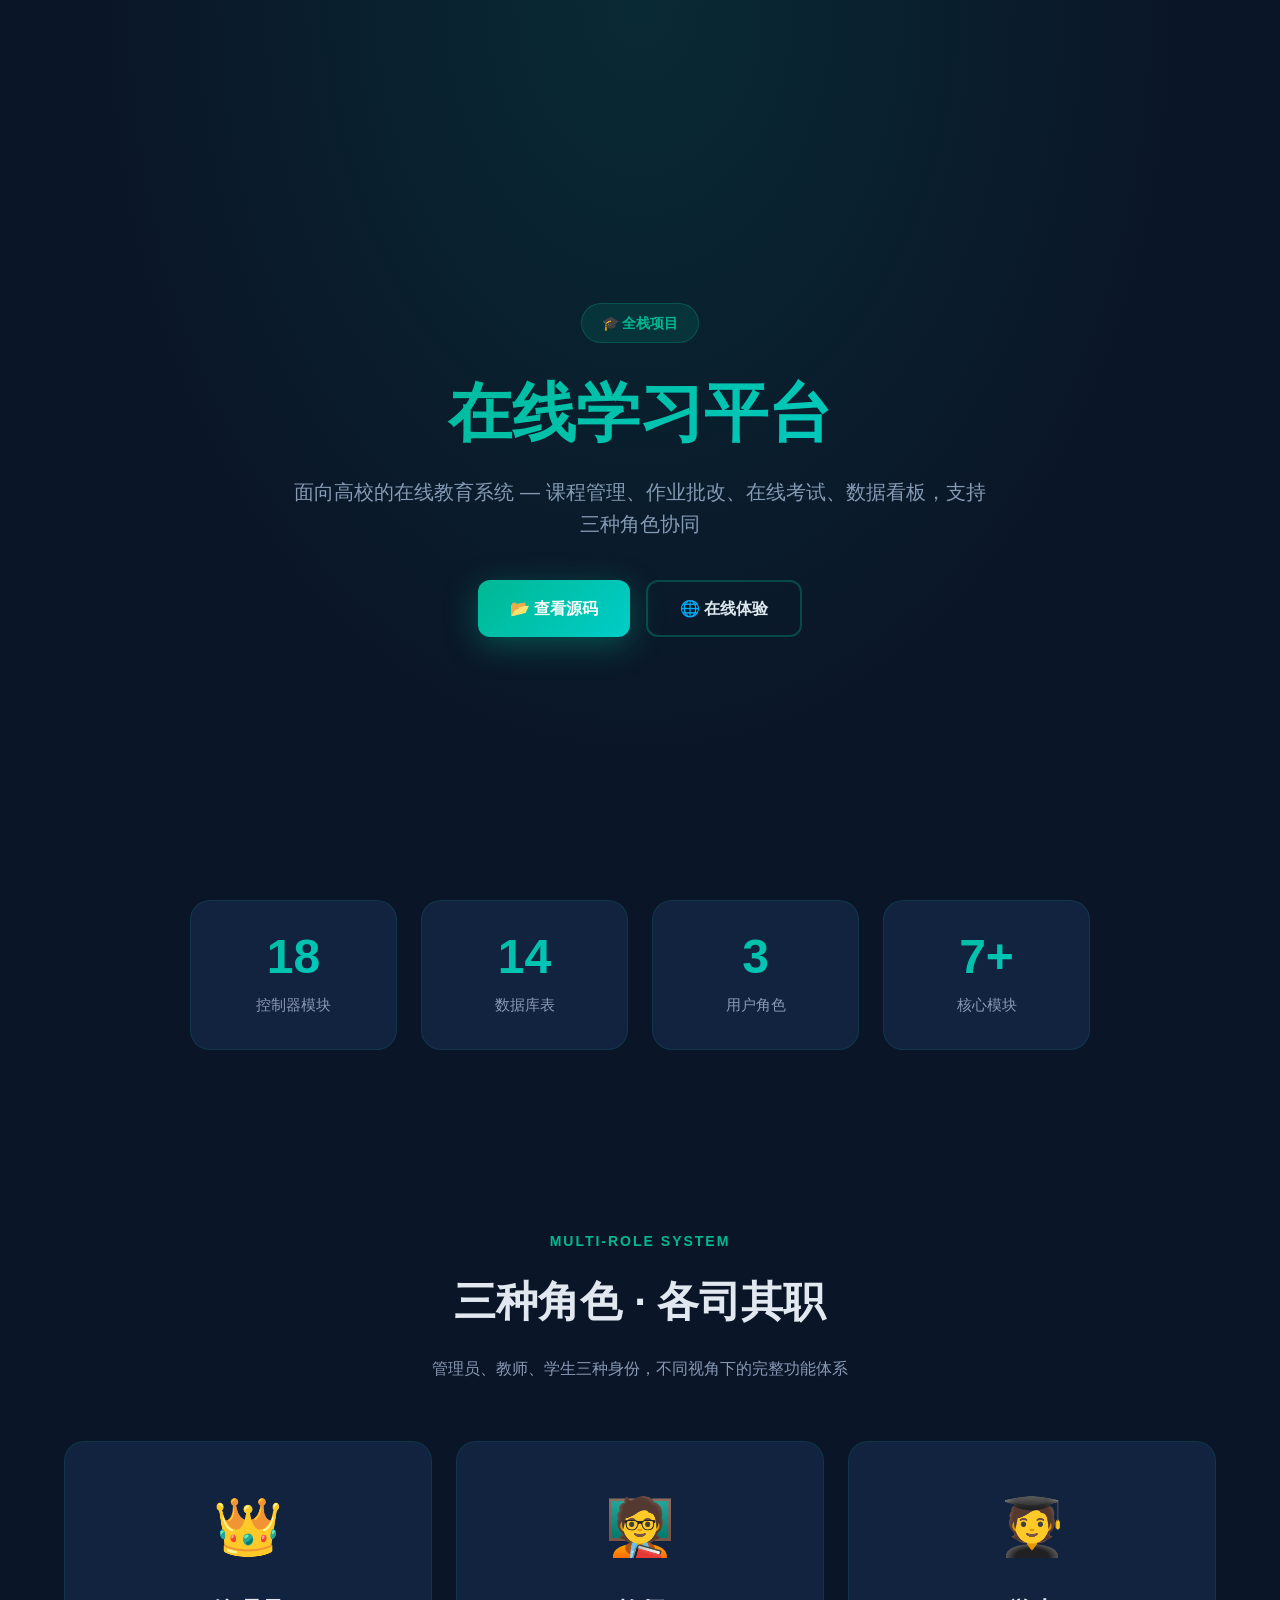
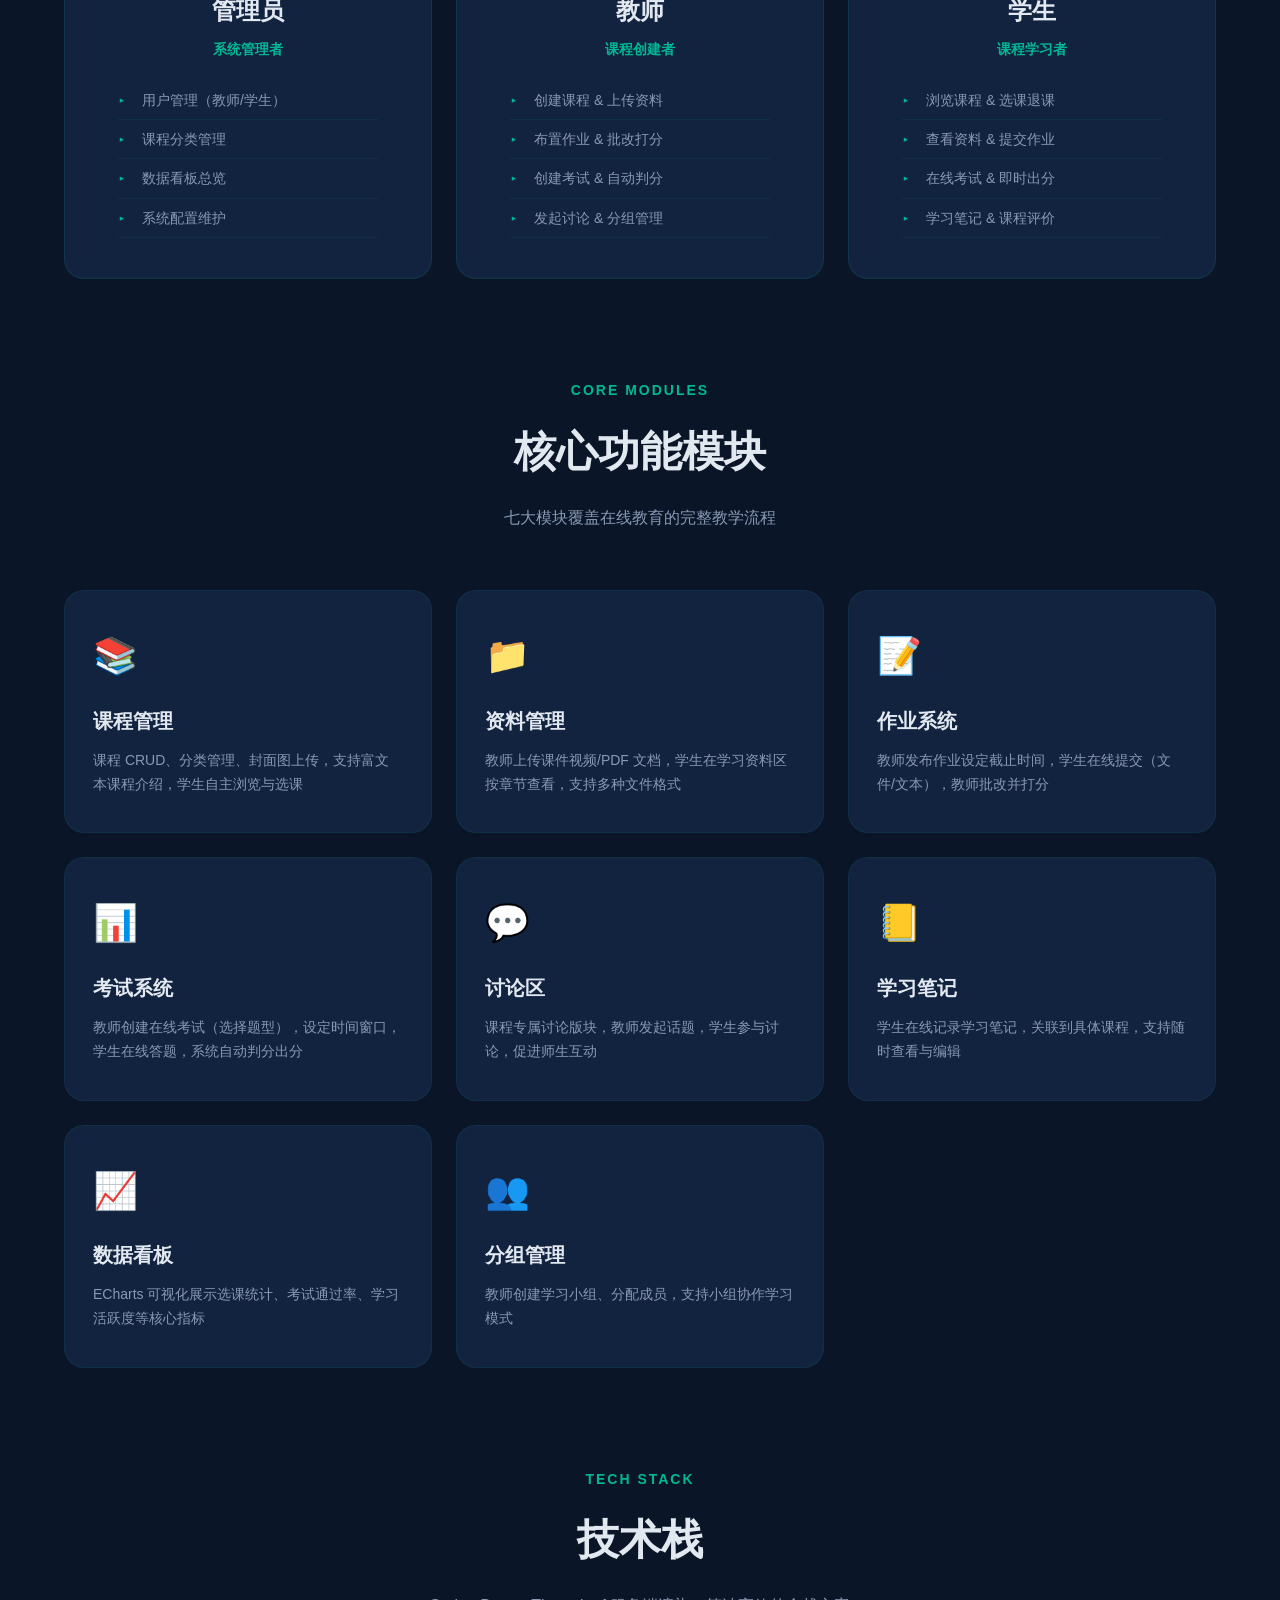
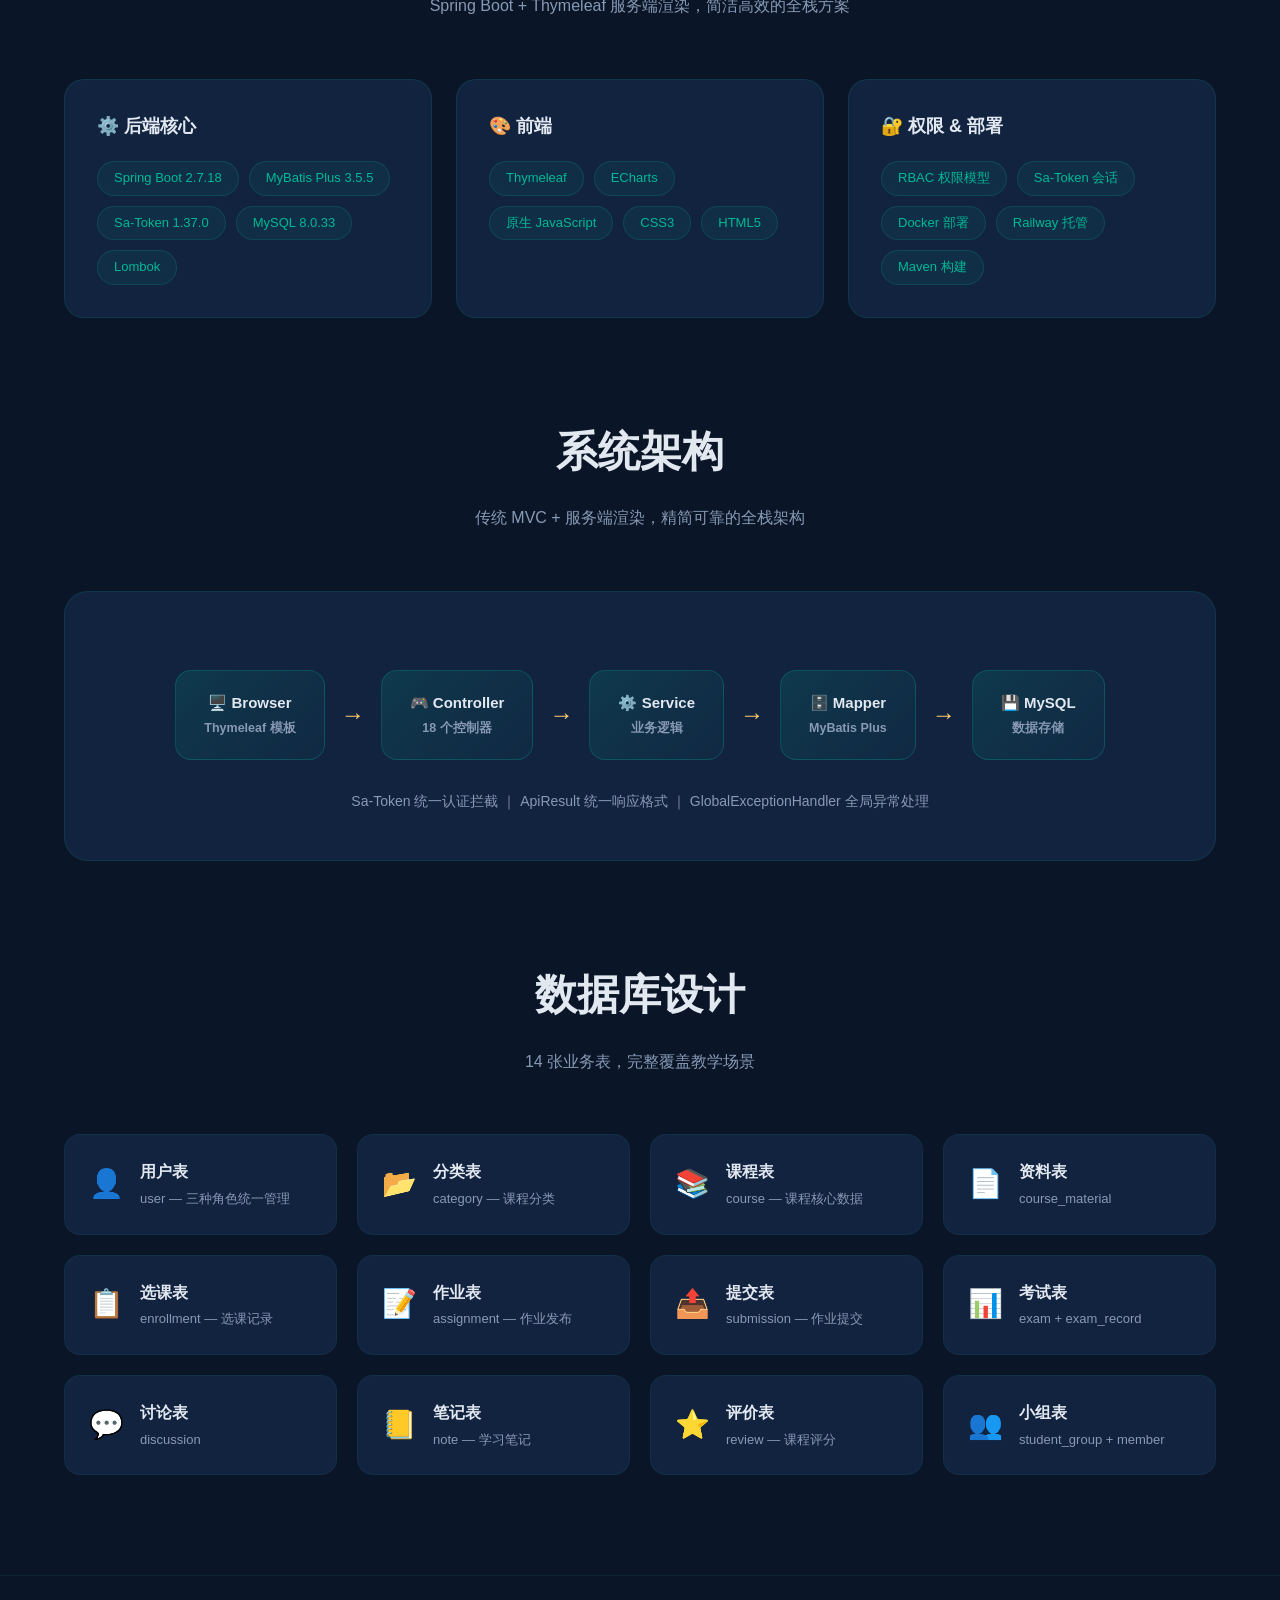
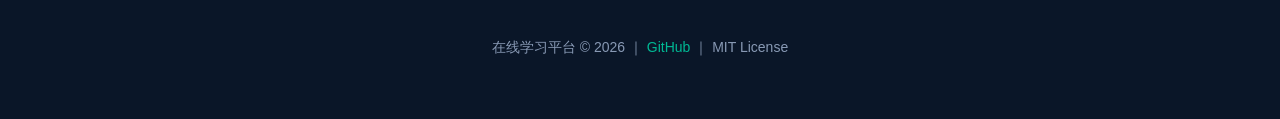
<file: docs/index.html>
<!DOCTYPE html>
<html lang="zh-CN">
<head>
<meta charset="UTF-8">
<meta name="viewport" content="width=device-width, initial-scale=1.0">
<title>在线学习平台 - Online Learning Platform</title>
<style>
*{margin:0;padding:0;box-sizing:border-box}
:root{
  --primary:#00B894;
  --primary-dark:#00A383;
  --accent:#FDCB6E;
  --bg:#0A1628;
  --bg-card:#122340;
  --text:#E2E8F0;
  --text-secondary:#8899B4;
  --gradient:linear-gradient(135deg,#00B894 0%,#00CEC9 100%);
}
body{font-family:-apple-system,BlinkMacSystemFont,"Segoe UI",Roboto,sans-serif;background:var(--bg);color:var(--text);line-height:1.6;overflow-x:hidden}
.container{max-width:1200px;margin:0 auto;padding:0 24px}

/* Hero */
.hero{position:relative;min-height:100vh;display:flex;align-items:center;justify-content:center;text-align:center;padding:120px 24px 80px;overflow:hidden}
.hero::before{content:'';position:absolute;inset:0;background:radial-gradient(ellipse at 50% 0%,rgba(0,184,148,0.12) 0%,transparent 60%)}
.hero-badge{display:inline-block;padding:8px 20px;border-radius:50px;background:rgba(0,184,148,0.12);border:1px solid rgba(0,184,148,0.25);color:var(--primary);font-size:14px;font-weight:600;margin-bottom:32px;backdrop-filter:blur(10px)}
.hero h1{font-size:clamp(36px,6vw,64px);font-weight:800;background:var(--gradient);-webkit-background-clip:text;-webkit-text-fill-color:transparent;background-clip:text;margin-bottom:24px;line-height:1.2}
.hero p{font-size:clamp(16px,2vw,20px);color:var(--text-secondary);max-width:700px;margin:0 auto 40px}
.hero-links{display:flex;gap:16px;justify-content:center;flex-wrap:wrap}
.btn{padding:14px 32px;border-radius:12px;font-size:16px;font-weight:600;text-decoration:none;transition:all .3s;cursor:pointer;border:none;display:inline-flex;align-items:center;gap:8px}
.btn-primary{background:var(--gradient);color:#fff;box-shadow:0 8px 32px rgba(0,184,148,0.35)}
.btn-primary:hover{transform:translateY(-2px);box-shadow:0 12px 40px rgba(0,184,148,0.5)}
.btn-outline{border:2px solid rgba(0,184,148,0.3);color:var(--text);background:transparent}
.btn-outline:hover{border-color:var(--primary);background:rgba(0,184,148,0.06)}

/* Stats */
.stats{display:grid;grid-template-columns:repeat(auto-fit,minmax(200px,1fr));gap:24px;max-width:900px;margin:0 auto 80px}
.stat-card{background:var(--bg-card);border-radius:20px;padding:32px 24px;text-align:center;border:1px solid rgba(0,184,148,0.12);transition:all .3s}
.stat-card:hover{border-color:rgba(0,184,148,0.35);transform:translateY(-4px)}
.stat-num{font-size:48px;font-weight:800;background:var(--gradient);-webkit-background-clip:text;-webkit-text-fill-color:transparent;background-clip:text;line-height:1}
.stat-label{color:var(--text-secondary);margin-top:12px;font-size:15px}

/* Section */
.section{padding:100px 0}
.section-label{text-align:center;color:var(--primary);font-weight:600;font-size:14px;text-transform:uppercase;letter-spacing:2px;margin-bottom:16px}
.section-title{text-align:center;font-size:clamp(28px,4vw,42px);font-weight:800;margin-bottom:20px}
.section-subtitle{text-align:center;color:var(--text-secondary);max-width:600px;margin:0 auto 60px;font-size:16px}

/* Features */
.features{display:grid;grid-template-columns:repeat(auto-fit,minmax(320px,1fr));gap:24px}
.feature-card{background:var(--bg-card);border-radius:20px;padding:36px 28px;border:1px solid rgba(0,184,148,0.08);transition:all .3s;position:relative;overflow:hidden}
.feature-card::before{content:'';position:absolute;top:0;left:0;right:0;height:3px;background:var(--gradient);opacity:0;transition:opacity .3s}
.feature-card:hover::before{opacity:1}
.feature-card:hover{transform:translateY(-4px);border-color:rgba(0,184,148,0.25)}
.feature-icon{font-size:36px;margin-bottom:20px;display:block}
.feature-card h3{font-size:20px;font-weight:700;margin-bottom:12px}
.feature-card p{color:var(--text-secondary);font-size:14px;line-height:1.7}

/* Role Cards */
.role-grid{display:grid;grid-template-columns:repeat(auto-fit,minmax(320px,1fr));gap:24px}
.role-card{background:var(--bg-card);border-radius:20px;padding:40px 32px;border:1px solid rgba(0,184,148,0.12);transition:all .3s;text-align:center}
.role-card:hover{border-color:rgba(0,184,148,0.35);transform:translateY(-4px)}
.role-icon{font-size:56px;display:block;margin-bottom:20px}
.role-card h3{font-size:24px;font-weight:700;margin-bottom:8px}
.role-card .role-sub{color:var(--primary);font-size:14px;font-weight:600;margin-bottom:20px}
.role-list{text-align:left;list-style:none;max-width:260px;margin:0 auto}
.role-list li{color:var(--text-secondary);font-size:14px;padding:8px 0;padding-left:24px;position:relative;border-bottom:1px solid rgba(0,184,148,0.08)}
.role-list li::before{content:'▸';position:absolute;left:0;color:var(--primary)}

/* Tech Stack */
.tech-grid{display:grid;grid-template-columns:repeat(auto-fit,minmax(280px,1fr));gap:24px}
.tech-category{background:var(--bg-card);border-radius:20px;padding:32px;border:1px solid rgba(0,184,148,0.12)}
.tech-category h3{font-size:18px;font-weight:700;margin-bottom:20px;display:flex;align-items:center;gap:10px}
.tech-tags{display:flex;flex-wrap:wrap;gap:10px}
.tech-tag{padding:6px 16px;border-radius:50px;background:rgba(0,184,148,0.08);color:var(--primary);font-size:13px;font-weight:500;border:1px solid rgba(0,184,148,0.18)}

/* Architecture */
.arch-section{background:var(--bg-card);border-radius:24px;padding:48px;border:1px solid rgba(0,184,148,0.12);text-align:center}
.arch-flow{display:flex;align-items:center;justify-content:center;flex-wrap:wrap;gap:16px;margin:30px 0}
.arch-node{background:linear-gradient(135deg,rgba(0,184,148,0.15) 0%,rgba(0,184,148,0.04) 100%);border:1px solid rgba(0,184,148,0.25);border-radius:16px;padding:20px 28px;font-weight:600;font-size:15px;transition:all .3s}
.arch-node:hover{border-color:var(--primary);transform:scale(1.05);background:rgba(0,184,148,0.12)}
.arch-arrow{color:var(--accent);font-size:24px;font-weight:700}

/* Table Grid */
.table-grid{display:grid;grid-template-columns:repeat(auto-fit,minmax(240px,1fr));gap:20px}
.table-item{background:var(--bg-card);border-radius:16px;padding:24px;border:1px solid rgba(0,184,148,0.08);display:flex;align-items:center;gap:16px}
.table-icon{font-size:28px;flex-shrink:0}
.table-item h4{font-size:16px;font-weight:600;margin-bottom:4px}
.table-item p{color:var(--text-secondary);font-size:13px}

/* Footer */
.footer{text-align:center;padding:60px 24px;border-top:1px solid rgba(0,184,148,0.08);color:var(--text-secondary);font-size:14px}
.footer a{color:var(--primary);text-decoration:none}
.footer a:hover{text-decoration:underline}

@media(max-width:768px){
  .hero h1{font-size:32px}
  .arch-flow{flex-direction:column;gap:12px}
  .arch-arrow{transform:rotate(90deg)}
  .section{padding:60px 0}
}
</style>
</head>
<body>

<!-- Hero -->
<section class="hero">
  <div>
    <div class="hero-badge">🎓 全栈项目</div>
    <h1>在线学习平台</h1>
    <p>面向高校的在线教育系统 — 课程管理、作业批改、在线考试、数据看板，支持三种角色协同</p>
    <div class="hero-links">
      <a href="https://github.com/Ning-83950/online-learning-platform" class="btn btn-primary" target="_blank">📂 查看源码</a>
      <a href="https://online-learning-platform-production-0f3c.up.railway.app" class="btn btn-outline" target="_blank">🌐 在线体验</a>
    </div>
  </div>
</section>

<!-- Stats -->
<div class="container">
  <div class="stats">
    <div class="stat-card">
      <div class="stat-num">18</div>
      <div class="stat-label">控制器模块</div>
    </div>
    <div class="stat-card">
      <div class="stat-num">14</div>
      <div class="stat-label">数据库表</div>
    </div>
    <div class="stat-card">
      <div class="stat-num">3</div>
      <div class="stat-label">用户角色</div>
    </div>
    <div class="stat-card">
      <div class="stat-num">7+</div>
      <div class="stat-label">核心模块</div>
    </div>
  </div>
</div>

<!-- Roles -->
<div class="container">
  <section class="section">
    <div class="section-label">Multi-Role System</div>
    <h2 class="section-title">三种角色 · 各司其职</h2>
    <p class="section-subtitle">管理员、教师、学生三种身份，不同视角下的完整功能体系</p>
    <div class="role-grid">
      <div class="role-card">
        <span class="role-icon">👑</span>
        <h3>管理员</h3>
        <div class="role-sub">系统管理者</div>
        <ul class="role-list">
          <li>用户管理（教师/学生）</li>
          <li>课程分类管理</li>
          <li>数据看板总览</li>
          <li>系统配置维护</li>
        </ul>
      </div>
      <div class="role-card">
        <span class="role-icon">🧑‍🏫</span>
        <h3>教师</h3>
        <div class="role-sub">课程创建者</div>
        <ul class="role-list">
          <li>创建课程 & 上传资料</li>
          <li>布置作业 & 批改打分</li>
          <li>创建考试 & 自动判分</li>
          <li>发起讨论 & 分组管理</li>
        </ul>
      </div>
      <div class="role-card">
        <span class="role-icon">🧑‍🎓</span>
        <h3>学生</h3>
        <div class="role-sub">课程学习者</div>
        <ul class="role-list">
          <li>浏览课程 & 选课退课</li>
          <li>查看资料 & 提交作业</li>
          <li>在线考试 & 即时出分</li>
          <li>学习笔记 & 课程评价</li>
        </ul>
      </div>
    </div>
  </section>
</div>

<!-- Core Features -->
<div class="container">
  <section class="section" style="padding-top:0">
    <div class="section-label">Core Modules</div>
    <h2 class="section-title">核心功能模块</h2>
    <p class="section-subtitle">七大模块覆盖在线教育的完整教学流程</p>
    <div class="features">
      <div class="feature-card">
        <span class="feature-icon">📚</span>
        <h3>课程管理</h3>
        <p>课程 CRUD、分类管理、封面图上传，支持富文本课程介绍，学生自主浏览与选课</p>
      </div>
      <div class="feature-card">
        <span class="feature-icon">📁</span>
        <h3>资料管理</h3>
        <p>教师上传课件视频/PDF 文档，学生在学习资料区按章节查看，支持多种文件格式</p>
      </div>
      <div class="feature-card">
        <span class="feature-icon">📝</span>
        <h3>作业系统</h3>
        <p>教师发布作业设定截止时间，学生在线提交（文件/文本），教师批改并打分</p>
      </div>
      <div class="feature-card">
        <span class="feature-icon">📊</span>
        <h3>考试系统</h3>
        <p>教师创建在线考试（选择题型），设定时间窗口，学生在线答题，系统自动判分出分</p>
      </div>
      <div class="feature-card">
        <span class="feature-icon">💬</span>
        <h3>讨论区</h3>
        <p>课程专属讨论版块，教师发起话题，学生参与讨论，促进师生互动</p>
      </div>
      <div class="feature-card">
        <span class="feature-icon">📒</span>
        <h3>学习笔记</h3>
        <p>学生在线记录学习笔记，关联到具体课程，支持随时查看与编辑</p>
      </div>
      <div class="feature-card">
        <span class="feature-icon">📈</span>
        <h3>数据看板</h3>
        <p>ECharts 可视化展示选课统计、考试通过率、学习活跃度等核心指标</p>
      </div>
      <div class="feature-card">
        <span class="feature-icon">👥</span>
        <h3>分组管理</h3>
        <p>教师创建学习小组、分配成员，支持小组协作学习模式</p>
      </div>
    </div>
  </section>
</div>

<!-- Tech Stack -->
<div class="container">
  <section class="section" style="padding-top:0">
    <div class="section-label">Tech Stack</div>
    <h2 class="section-title">技术栈</h2>
    <p class="section-subtitle">Spring Boot + Thymeleaf 服务端渲染，简洁高效的全栈方案</p>
    <div class="tech-grid">
      <div class="tech-category">
        <h3>⚙️ 后端核心</h3>
        <div class="tech-tags">
          <span class="tech-tag">Spring Boot 2.7.18</span>
          <span class="tech-tag">MyBatis Plus 3.5.5</span>
          <span class="tech-tag">Sa-Token 1.37.0</span>
          <span class="tech-tag">MySQL 8.0.33</span>
          <span class="tech-tag">Lombok</span>
        </div>
      </div>
      <div class="tech-category">
        <h3>🎨 前端</h3>
        <div class="tech-tags">
          <span class="tech-tag">Thymeleaf</span>
          <span class="tech-tag">ECharts</span>
          <span class="tech-tag">原生 JavaScript</span>
          <span class="tech-tag">CSS3</span>
          <span class="tech-tag">HTML5</span>
        </div>
      </div>
      <div class="tech-category">
        <h3>🔐 权限 & 部署</h3>
        <div class="tech-tags">
          <span class="tech-tag">RBAC 权限模型</span>
          <span class="tech-tag">Sa-Token 会话</span>
          <span class="tech-tag">Docker 部署</span>
          <span class="tech-tag">Railway 托管</span>
          <span class="tech-tag">Maven 构建</span>
        </div>
      </div>
    </div>
  </section>
</div>

<!-- Architecture -->
<div class="container">
  <section class="section" style="padding-top:0">
    <h2 class="section-title">系统架构</h2>
    <p class="section-subtitle">传统 MVC + 服务端渲染，精简可靠的全栈架构</p>
    <div class="arch-section">
      <div class="arch-flow">
        <div class="arch-node">🖥️ Browser<br><small style="color:var(--text-secondary)">Thymeleaf 模板</small></div>
        <span class="arch-arrow">→</span>
        <div class="arch-node">🎮 Controller<br><small style="color:var(--text-secondary)">18 个控制器</small></div>
        <span class="arch-arrow">→</span>
        <div class="arch-node">⚙️ Service<br><small style="color:var(--text-secondary)">业务逻辑</small></div>
        <span class="arch-arrow">→</span>
        <div class="arch-node">🗄️ Mapper<br><small style="color:var(--text-secondary)">MyBatis Plus</small></div>
        <span class="arch-arrow">→</span>
        <div class="arch-node">💾 MySQL<br><small style="color:var(--text-secondary)">数据存储</small></div>
      </div>
      <div style="margin-top:16px;color:var(--text-secondary);font-size:14px">
        Sa-Token 统一认证拦截 ｜ ApiResult 统一响应格式 ｜ GlobalExceptionHandler 全局异常处理
      </div>
    </div>
  </section>
</div>

<!-- Database -->
<div class="container">
  <section class="section" style="padding-top:0">
    <h2 class="section-title">数据库设计</h2>
    <p class="section-subtitle">14 张业务表，完整覆盖教学场景</p>
    <div class="table-grid">
      <div class="table-item">
        <span class="table-icon">👤</span>
        <div><h4>用户表</h4><p>user — 三种角色统一管理</p></div>
      </div>
      <div class="table-item">
        <span class="table-icon">📂</span>
        <div><h4>分类表</h4><p>category — 课程分类</p></div>
      </div>
      <div class="table-item">
        <span class="table-icon">📚</span>
        <div><h4>课程表</h4><p>course — 课程核心数据</p></div>
      </div>
      <div class="table-item">
        <span class="table-icon">📄</span>
        <div><h4>资料表</h4><p>course_material</p></div>
      </div>
      <div class="table-item">
        <span class="table-icon">📋</span>
        <div><h4>选课表</h4><p>enrollment — 选课记录</p></div>
      </div>
      <div class="table-item">
        <span class="table-icon">📝</span>
        <div><h4>作业表</h4><p>assignment — 作业发布</p></div>
      </div>
      <div class="table-item">
        <span class="table-icon">📤</span>
        <div><h4>提交表</h4><p>submission — 作业提交</p></div>
      </div>
      <div class="table-item">
        <span class="table-icon">📊</span>
        <div><h4>考试表</h4><p>exam + exam_record</p></div>
      </div>
      <div class="table-item">
        <span class="table-icon">💬</span>
        <div><h4>讨论表</h4><p>discussion</p></div>
      </div>
      <div class="table-item">
        <span class="table-icon">📒</span>
        <div><h4>笔记表</h4><p>note — 学习笔记</p></div>
      </div>
      <div class="table-item">
        <span class="table-icon">⭐</span>
        <div><h4>评价表</h4><p>review — 课程评分</p></div>
      </div>
      <div class="table-item">
        <span class="table-icon">👥</span>
        <div><h4>小组表</h4><p>student_group + member</p></div>
      </div>
    </div>
  </section>
</div>

<!-- Footer -->
<footer class="footer">
  <p>在线学习平台 &copy; 2026 ｜ <a href="https://github.com/Ning-83950/online-learning-platform" target="_blank">GitHub</a> ｜ MIT License</p>
</footer>

</body>
</html>
</file>
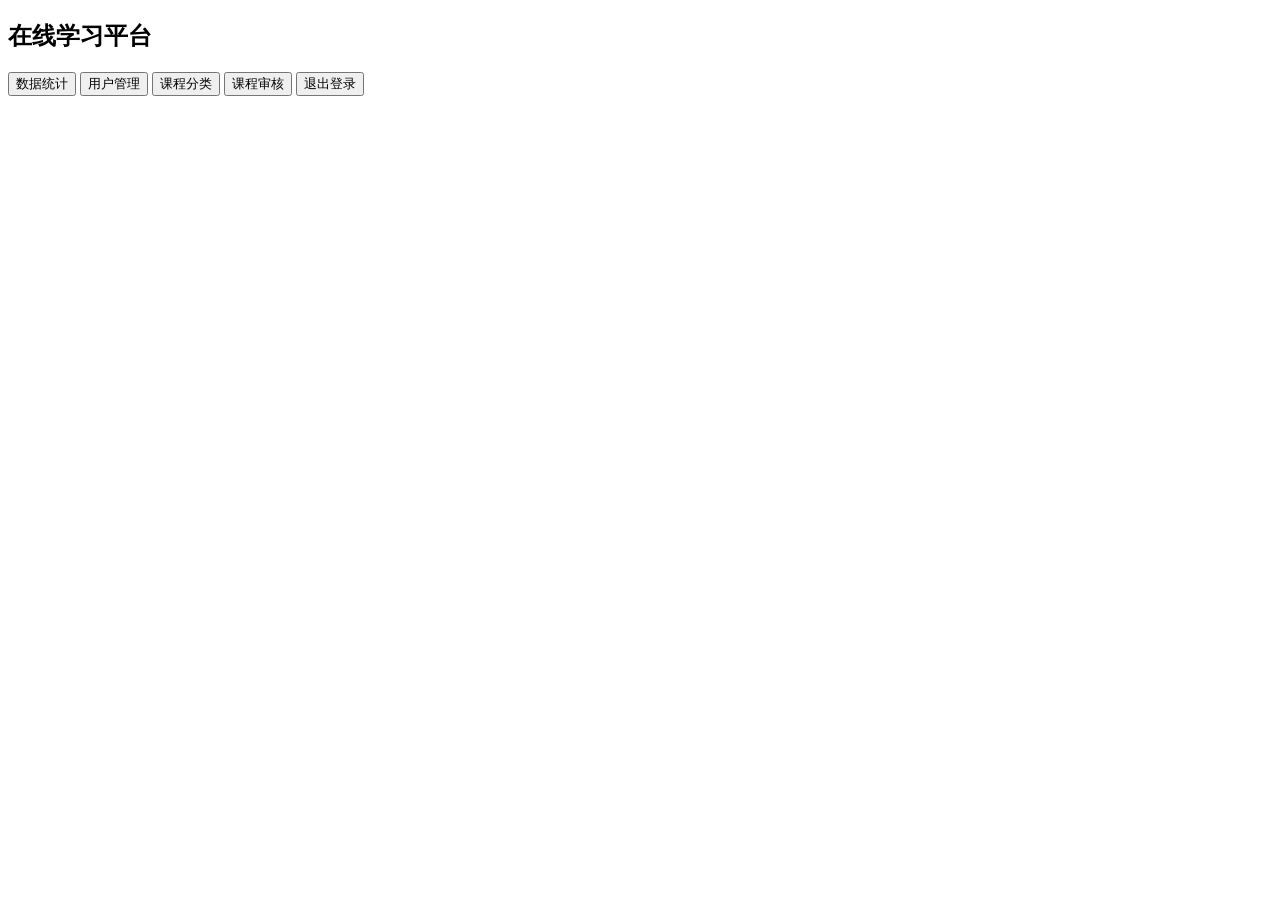
<file: server/src/main/resources/templates/admin.html>
<!doctype html>
<html lang="zh-CN" xmlns:th="http://www.thymeleaf.org">
<head>
  <meta charset="UTF-8">
  <meta name="viewport" content="width=device-width, initial-scale=1.0">
  <title>在线学习平台 - 管理后台</title>
  <link rel="stylesheet" th:href="@{/assets/css/style.css}">
</head>
<body class="admin-page">
  <div class="app-shell">
    <aside class="sidebar">
      <h1 class="brand">在线学习平台</h1>
      <button class="nav-btn active" data-module="dashboard">数据统计</button>
      <button class="nav-btn" data-module="users">用户管理</button>
      <button class="nav-btn" data-module="categories">课程分类</button>
      <button class="nav-btn" data-module="courses">课程审核</button>
      <button class="nav-btn" data-logout>退出登录</button>
    </aside>
    <main class="main" id="content"></main>
  </div>
  <div id="modal" class="modal-mask"></div>
  <script th:src="@{/assets/js/echarts.min.js}"></script>
  <script th:src="@{/assets/js/app.js}"></script>
  <script>initApp("dashboard");</script>
</body>
</html>
</file>
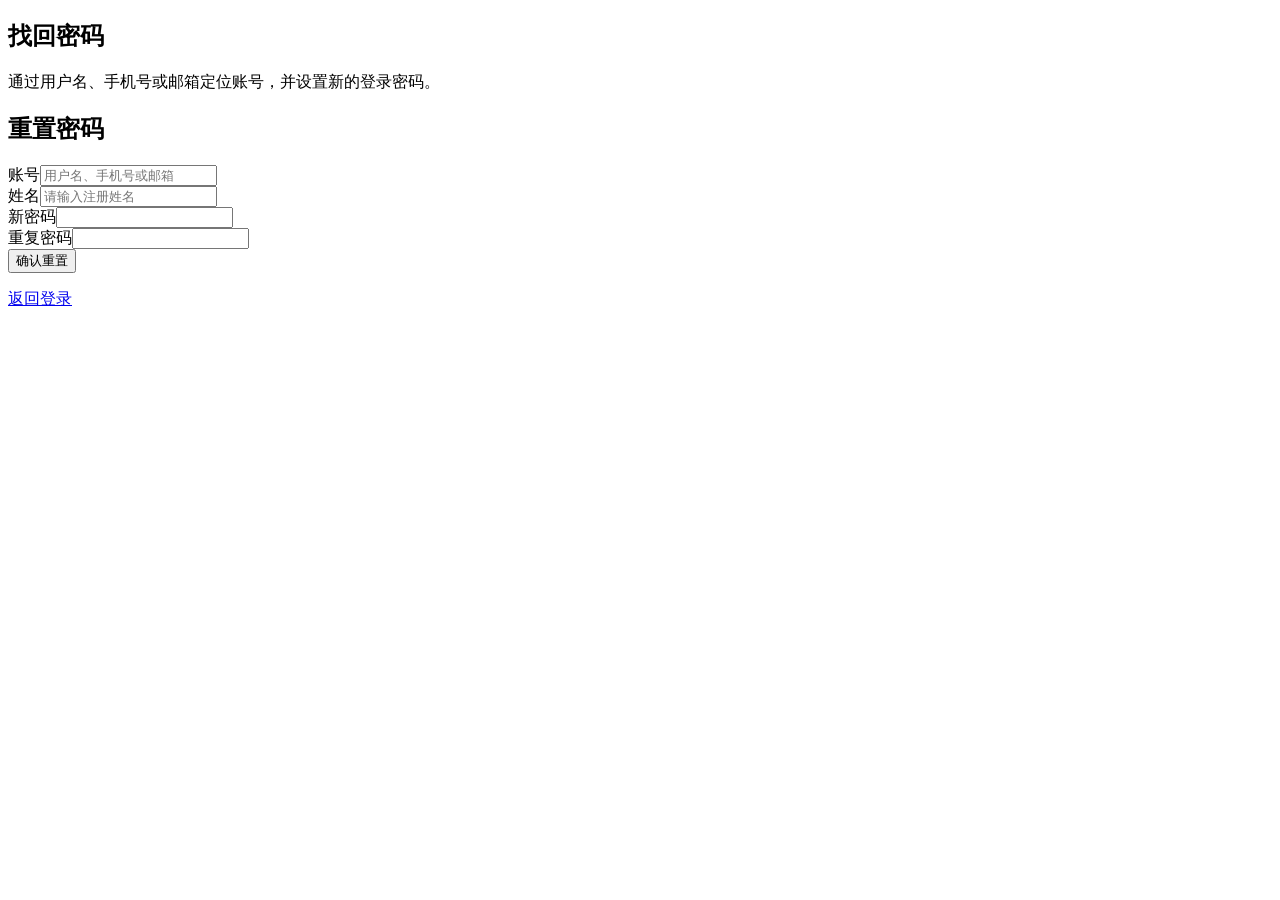
<file: server/src/main/resources/templates/forgot-password.html>
<!doctype html>
<html lang="zh-CN" xmlns:th="http://www.thymeleaf.org">
<head>
  <meta charset="UTF-8">
  <meta name="viewport" content="width=device-width, initial-scale=1.0">
  <title>在线学习平台 - 找回密码</title>
  <link rel="stylesheet" th:href="@{/assets/css/style.css}">
</head>
<body>
  <main class="auth-page">
    <section class="auth-visual">
      <h1>找回密码</h1>
      <p>通过用户名、手机号或邮箱定位账号，并设置新的登录密码。</p>
    </section>
    <section class="auth-panel">
      <h2>重置密码</h2>
      <form>
        <div class="form-item"><label>账号</label><input name="account" placeholder="用户名、手机号或邮箱"></div>
        <div class="form-item"><label>姓名</label><input name="realName" placeholder="请输入注册姓名"></div>
        <div class="form-item"><label>新密码</label><input name="newPassword" type="password"></div>
        <div class="form-item"><label>重复密码</label><input name="confirmPassword" type="password"></div>
      </form>
      <button class="primary-btn" onclick="forgotPassword()">确认重置</button>
      <p class="muted"><a href="/login">返回登录</a></p>
      <p data-message class="muted"></p>
    </section>
  </main>
  <script th:src="@{/assets/js/auth.js}"></script>
</body>
</html>
</file>
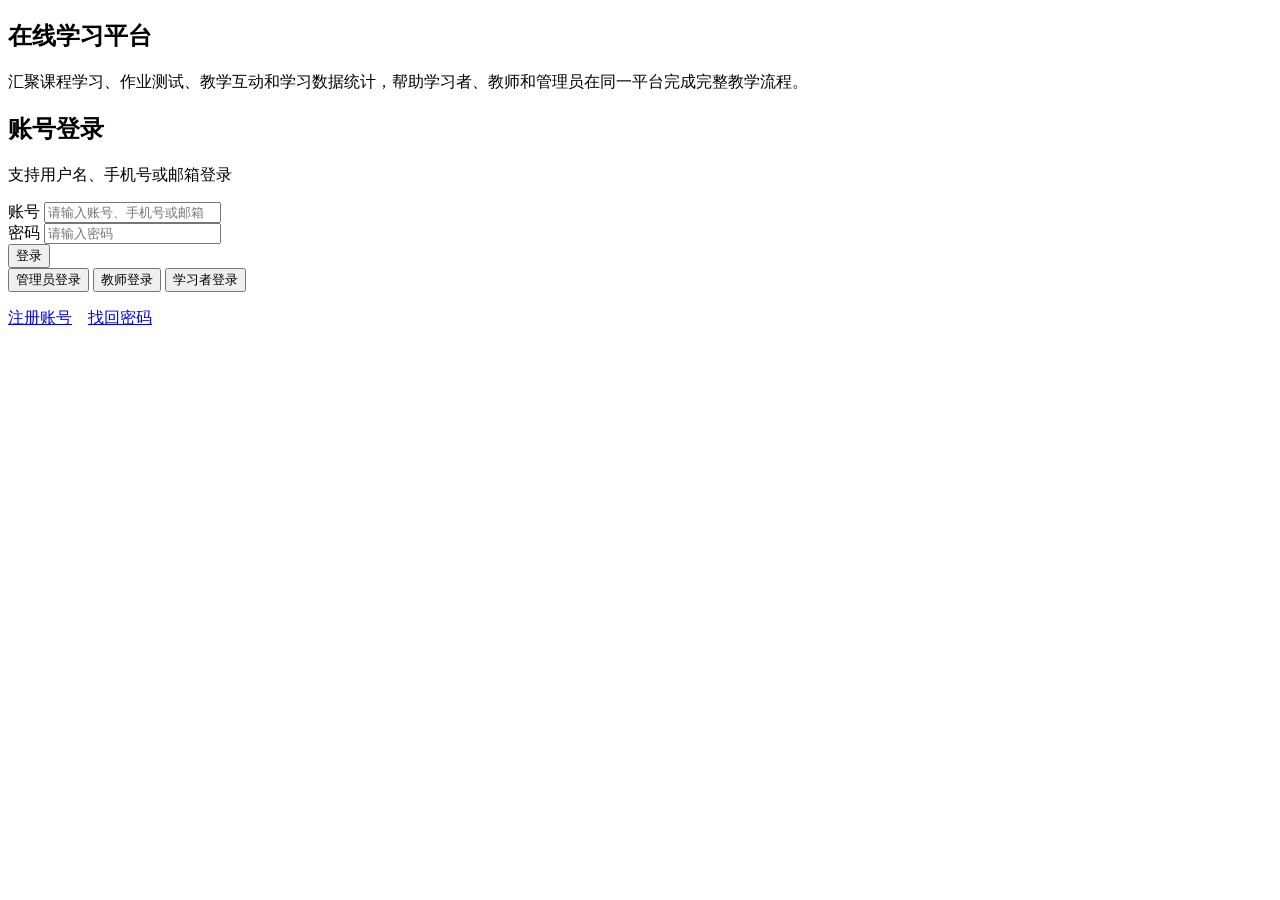
<file: server/src/main/resources/templates/login.html>
<!doctype html>
<html lang="zh-CN" xmlns:th="http://www.thymeleaf.org">
<head>
  <meta charset="UTF-8">
  <meta name="viewport" content="width=device-width, initial-scale=1.0">
  <title>在线学习平台 - 登录</title>
  <link rel="stylesheet" th:href="@{/assets/css/style.css}">
</head>
<body>
  <main class="auth-page">
    <section class="auth-visual">
      <h1>在线学习平台</h1>
      <p>汇聚课程学习、作业测试、教学互动和学习数据统计，帮助学习者、教师和管理员在同一平台完成完整教学流程。</p>
    </section>
    <section class="auth-panel">
      <h2>账号登录</h2>
      <p class="muted">支持用户名、手机号或邮箱登录</p>
      <div class="form-item">
        <label>账号</label>
        <input name="account" placeholder="请输入账号、手机号或邮箱">
      </div>
      <div class="form-item">
        <label>密码</label>
        <input name="password" type="password" placeholder="请输入密码">
      </div>
      <button class="primary-btn" onclick="login()">登录</button>
      <div class="quick-login">
        <button class="ghost-btn" onclick="quickLogin('admin','123456')">管理员登录</button>
        <button class="ghost-btn" onclick="quickLogin('teacher_li','123456')">教师登录</button>
        <button class="ghost-btn" onclick="quickLogin('student_chen','123456')">学习者登录</button>
      </div>
      <p class="muted"><a href="/register">注册账号</a>　<a href="/forgot-password">找回密码</a></p>
      <p data-message class="muted"></p>
    </section>
  </main>
  <script th:src="@{/assets/js/auth.js}"></script>
</body>
</html>
</file>
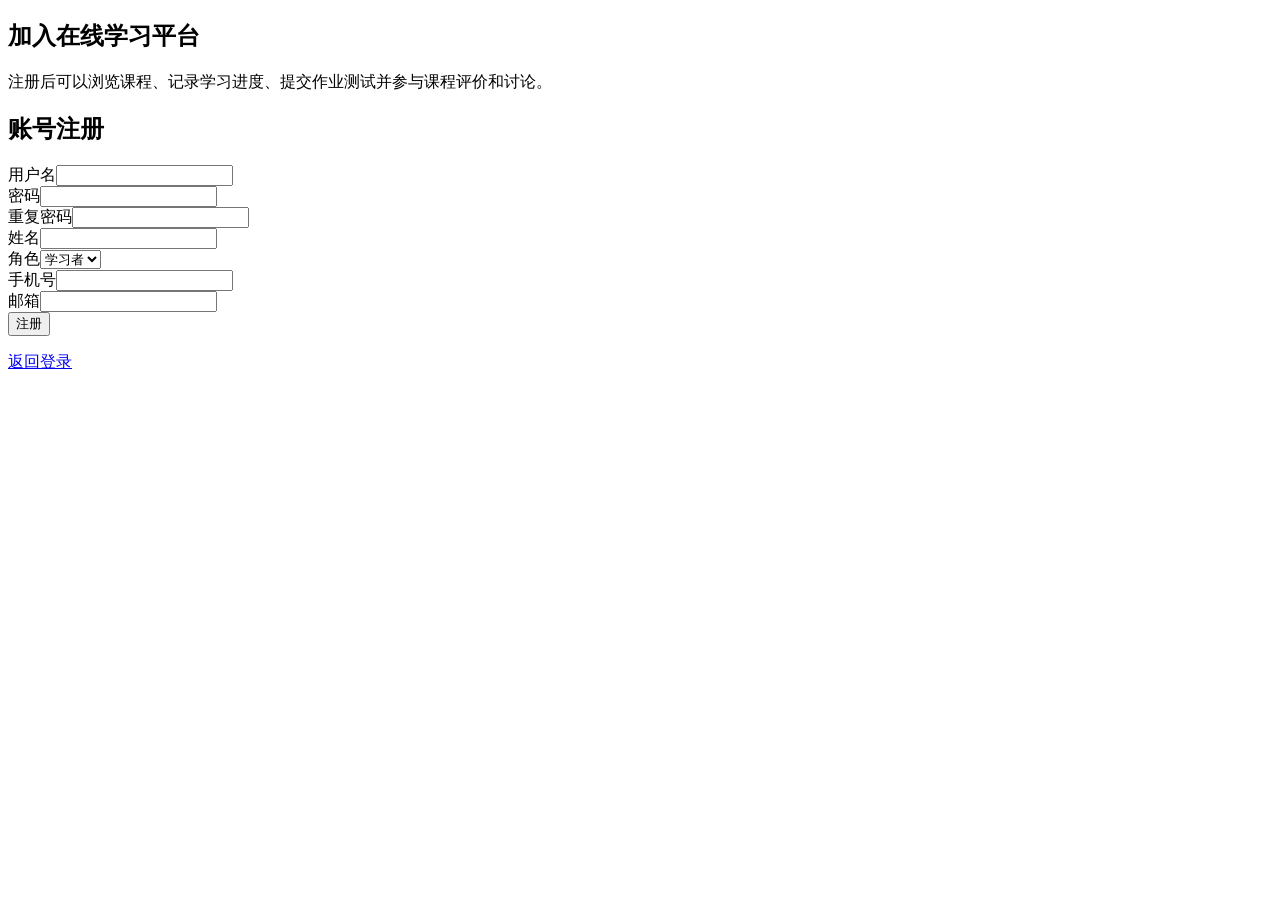
<file: server/src/main/resources/templates/register.html>
<!doctype html>
<html lang="zh-CN" xmlns:th="http://www.thymeleaf.org">
<head>
  <meta charset="UTF-8">
  <meta name="viewport" content="width=device-width, initial-scale=1.0">
  <title>在线学习平台 - 注册</title>
  <link rel="stylesheet" th:href="@{/assets/css/style.css}">
</head>
<body>
  <main class="auth-page">
    <section class="auth-visual">
      <h1>加入在线学习平台</h1>
      <p>注册后可以浏览课程、记录学习进度、提交作业测试并参与课程评价和讨论。</p>
    </section>
    <section class="auth-panel">
      <h2>账号注册</h2>
      <form>
        <div class="form-grid single-column">
          <div class="form-item"><label>用户名</label><input name="username"></div>
          <div class="form-item"><label>密码</label><input name="password" type="password"></div>
          <div class="form-item"><label>重复密码</label><input name="confirmPassword" type="password"></div>
          <div class="form-item"><label>姓名</label><input name="realName"></div>
          <div class="form-item"><label>角色</label><select name="role"><option value="STUDENT">学习者</option><option value="TEACHER">教师</option></select></div>
          <div class="form-item"><label>手机号</label><input name="phone"></div>
          <div class="form-item"><label>邮箱</label><input name="email"></div>
        </div>
      </form>
      <button class="primary-btn" onclick="register()">注册</button>
      <p class="muted"><a href="/login">返回登录</a></p>
      <p data-message class="muted"></p>
    </section>
  </main>
  <script th:src="@{/assets/js/auth.js}"></script>
</body>
</html>
</file>
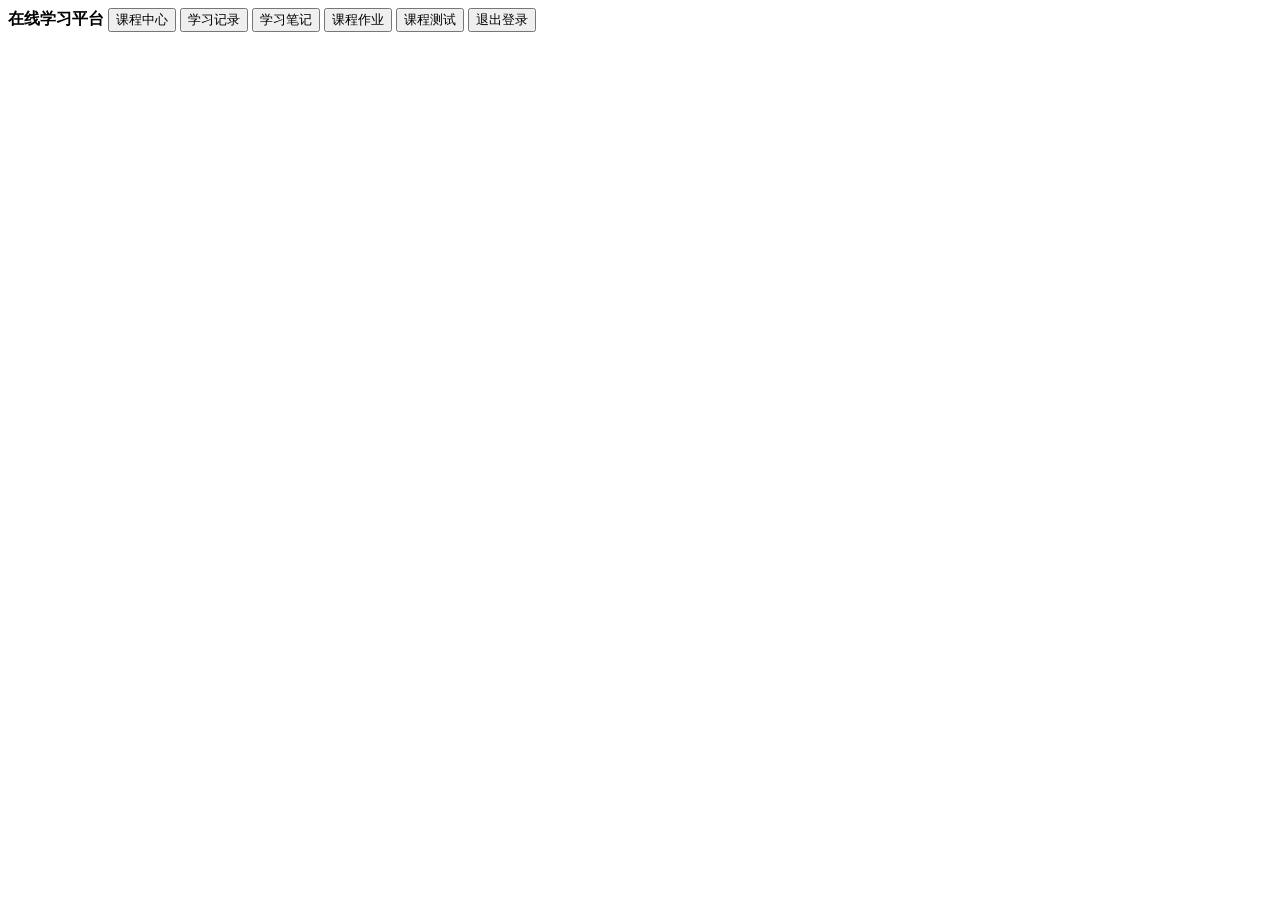
<file: server/src/main/resources/templates/student.html>
<!doctype html>
<html lang="zh-CN" xmlns:th="http://www.thymeleaf.org">
<head>
  <meta charset="UTF-8">
  <title>在线学习平台 - 学习中心</title>
  <link rel="stylesheet" th:href="@{/assets/css/style.css}">
</head>
<body>
  <div class="portal">
    <header class="portal-header">
      <strong>在线学习平台</strong>
      <button onclick="loadStudentCourses()">课程中心</button>
      <button onclick="openModule('enrollments')">学习记录</button>
      <button onclick="openModule('notes')">学习笔记</button>
      <button onclick="openModule('assignments')">课程作业</button>
      <button onclick="openModule('exams')">课程测试</button>
      <span data-user-name></span>
      <button data-logout>退出登录</button>
    </header>
    <main class="portal-main" id="content"></main>
  </div>
  <div id="modal" class="modal-mask"></div>
  <script th:src="@{/assets/js/echarts.min.js}"></script>
  <script th:src="@{/assets/js/app.js}"></script>
  <script>initPortal("student");</script>
</body>
</html>
</file>
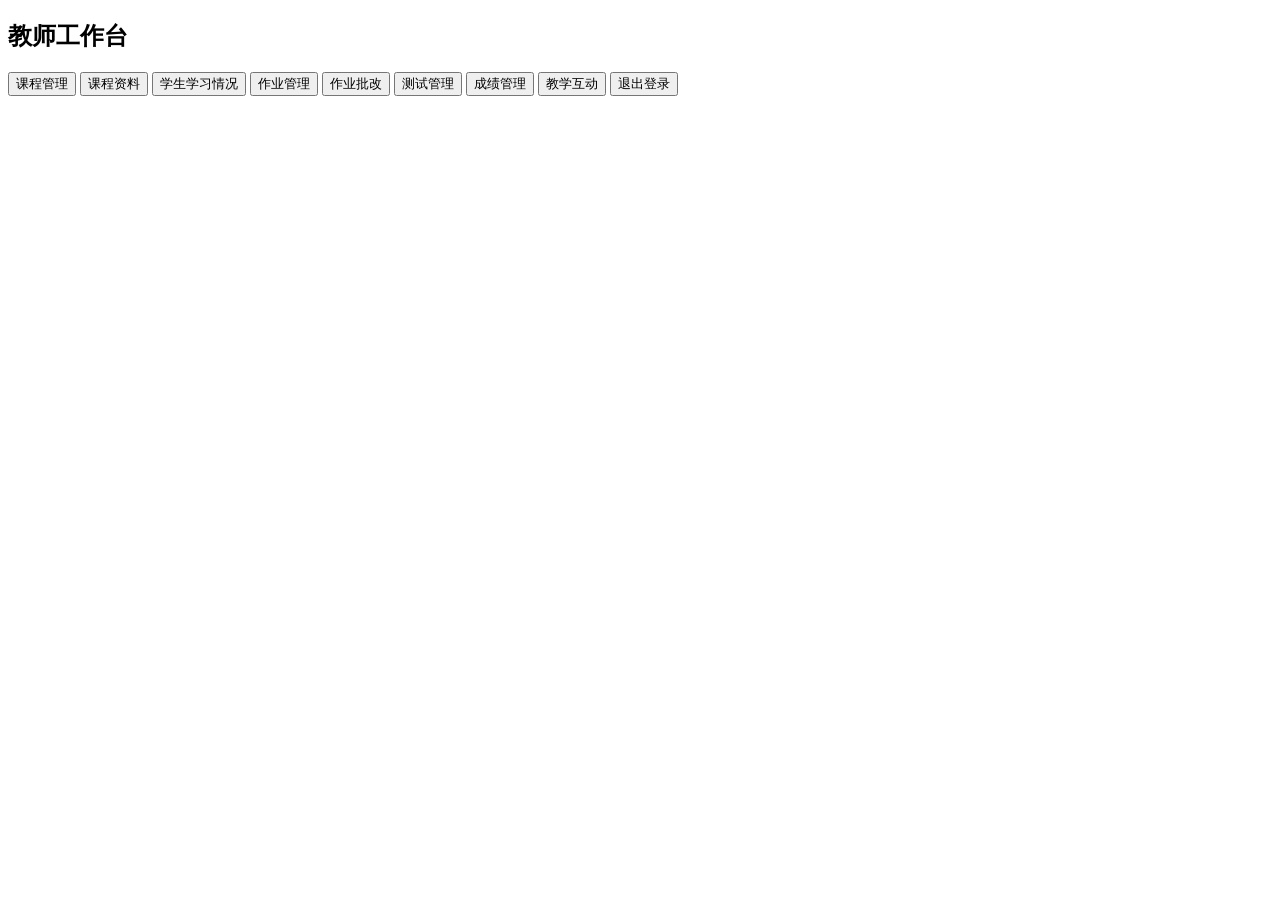
<file: server/src/main/resources/templates/teacher.html>
<!doctype html>
<html lang="zh-CN" xmlns:th="http://www.thymeleaf.org">
<head>
  <meta charset="UTF-8">
  <meta name="viewport" content="width=device-width, initial-scale=1.0">
  <title>在线学习平台 - 教师工作台</title>
  <link rel="stylesheet" th:href="@{/assets/css/style.css}">
</head>
<body>
  <div class="app-shell">
    <aside class="sidebar">
      <h1 class="brand">教师工作台</h1>
      <button class="nav-btn active" data-module="courses">课程管理</button>
      <button class="nav-btn" data-module="materials">课程资料</button>
      <button class="nav-btn" data-module="enrollments">学生学习情况</button>
      <button class="nav-btn" data-module="assignments">作业管理</button>
      <button class="nav-btn" data-module="submissions">作业批改</button>
      <button class="nav-btn" data-module="exams">测试管理</button>
      <button class="nav-btn" data-module="examRecords">成绩管理</button>
      <button class="nav-btn" data-module="discussions">教学互动</button>
      <button class="nav-btn" data-logout>退出登录</button>
    </aside>
    <main class="main" id="content"></main>
  </div>
  <div id="modal" class="modal-mask"></div>
  <script th:src="@{/assets/js/echarts.min.js}"></script>
  <script th:src="@{/assets/js/app.js}"></script>
  <script>initApp("courses");</script>
</body>
</html>
</file>
